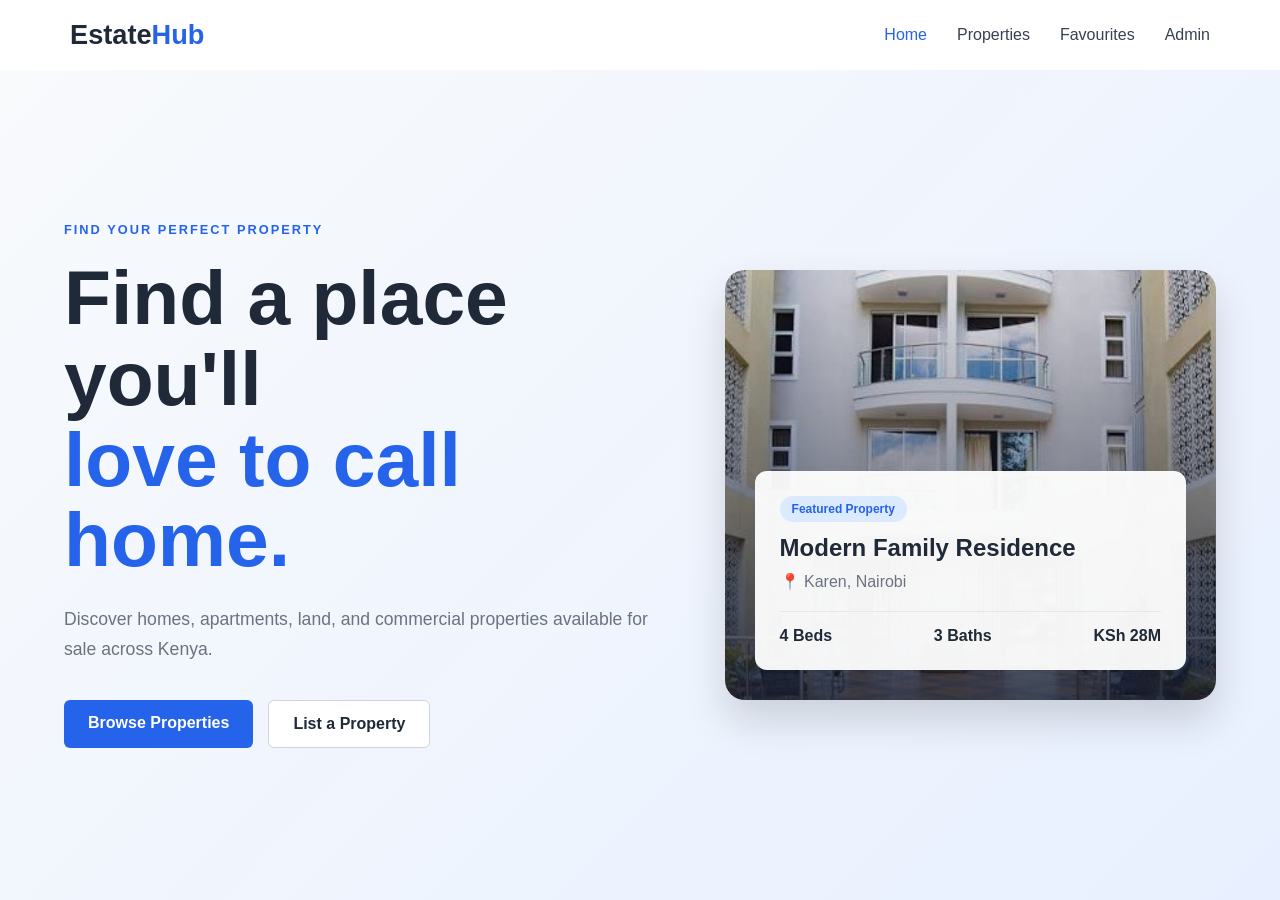
<file: index.html>
<!DOCTYPE html>
<html lang="en">
<head>
    <meta charset="UTF-8">
    <meta name="viewport" content="width=device-width, initial-scale=1.0">

    <title>EstateHub | Real Estate</title>

    <link rel="stylesheet" href="css/styles.css">
</head>

<body>

    <header class="navbar">
        <div class="nav-container">

            <a href="index.html" class="logo">
                Estate<span>Hub</span>
            </a>

            <button
                class="menu-toggle"
                aria-label="Toggle navigation"
                aria-expanded="false"
            >
                ☰
            </button>

            <nav class="nav-links">
                <a href="index.html" class="active">Home</a>
                <a href="properties.html">Properties</a>
                <a href="favourites.html">Favourites</a>
                <a href="admin.html">Admin</a>
            </nav>

        </div>
    </header>

<main>
    <section class="hero">
        <div class="hero-content">
            <p class="hero-tag">FIND YOUR PERFECT PROPERTY</p>

            <h1>
                Find a place you'll
                <span>love to call home.</span>
            </h1>

            <p class="hero-description">
                Discover homes, apartments, land, and commercial properties
                available for sale across Kenya.
            </p>

            <div class="hero-actions">
                <a href="properties.html" class="btn btn-primary">
                    Browse Properties
                </a>

                <a href="admin.html" class="btn btn-secondary">
                    List a Property
                </a>
            </div>
        </div>

        <div class="hero-visual">
            <div class="property-preview">
                <span class="preview-tag">Featured Property</span>

                <h2>Modern Family Residence</h2>

                <p>📍 Karen, Nairobi</p>

                <div class="preview-details">
                    <span>4 Beds</span>
                    <span>3 Baths</span>
                    <span>KSh 28M</span>
                </div>
            </div>
        </div>
    </section>
</main>

    <script src="js/app.js"></script>

</body>
</html>
</file>
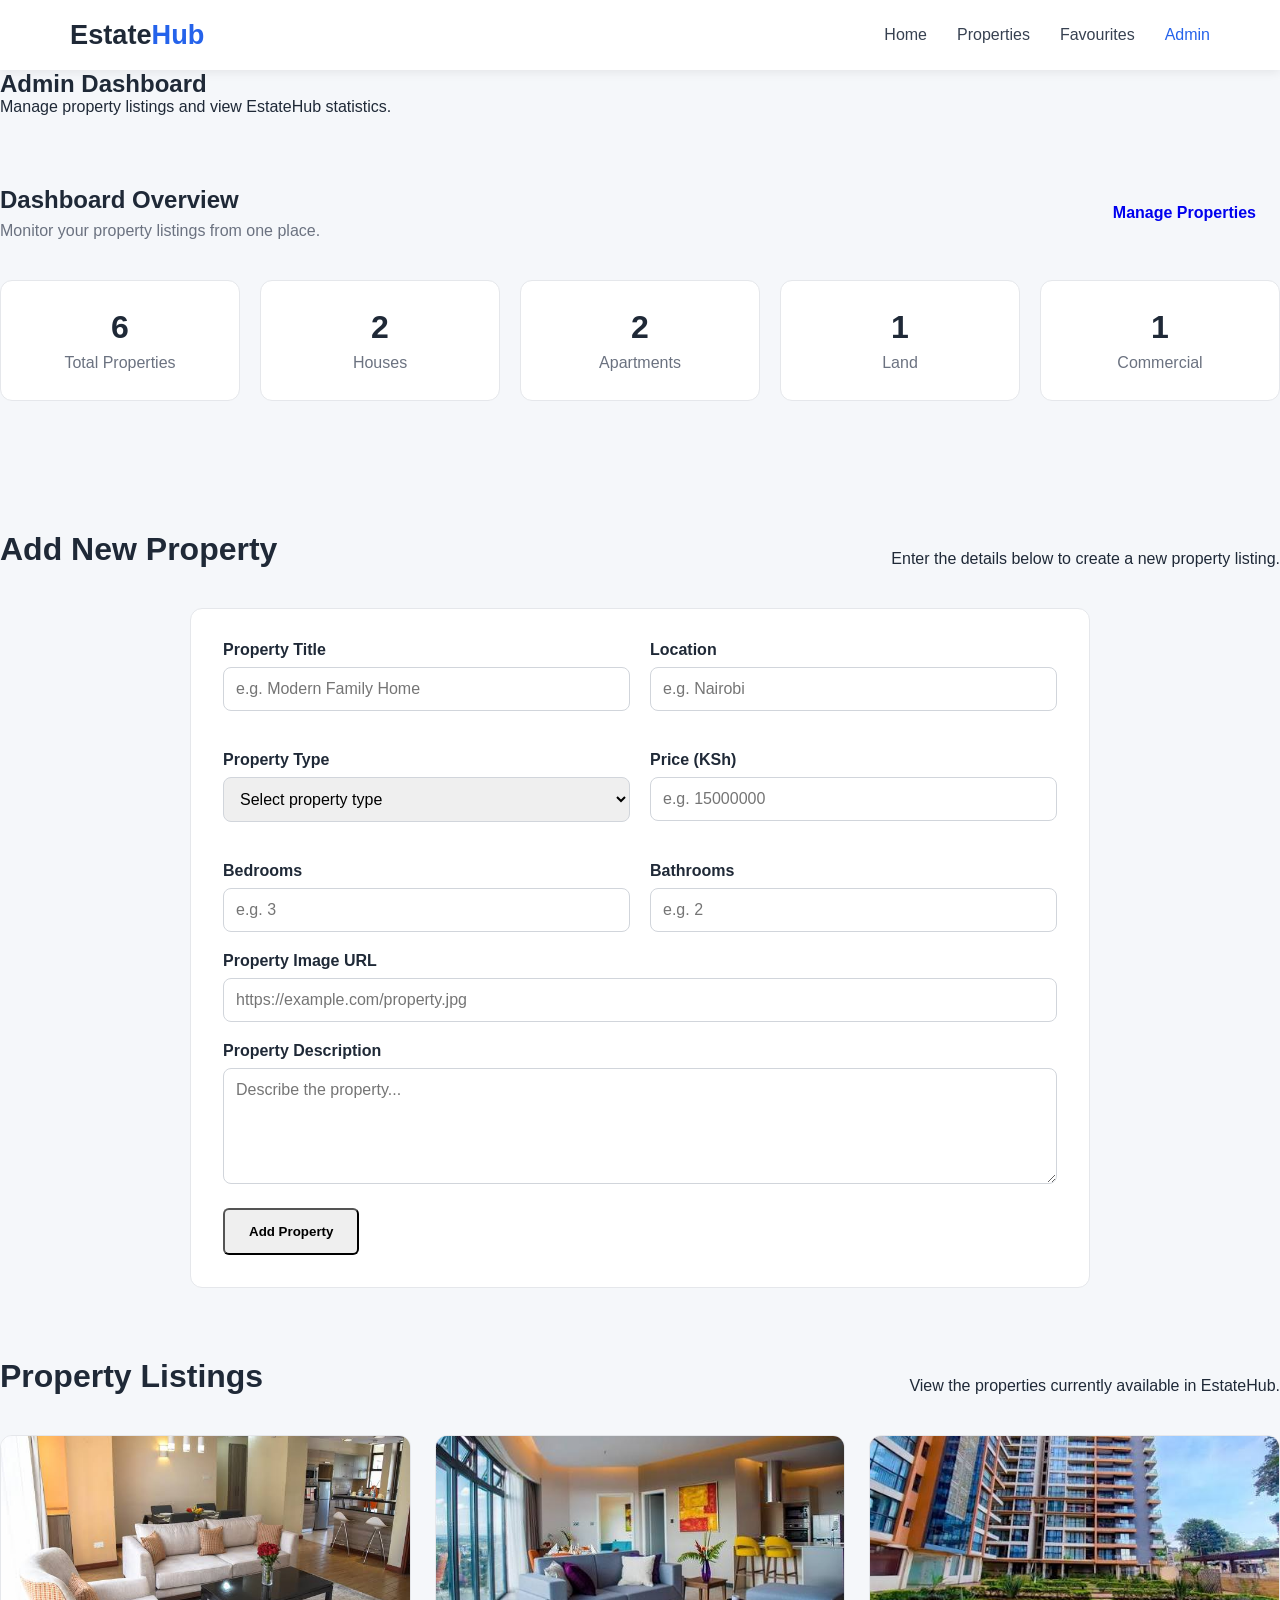
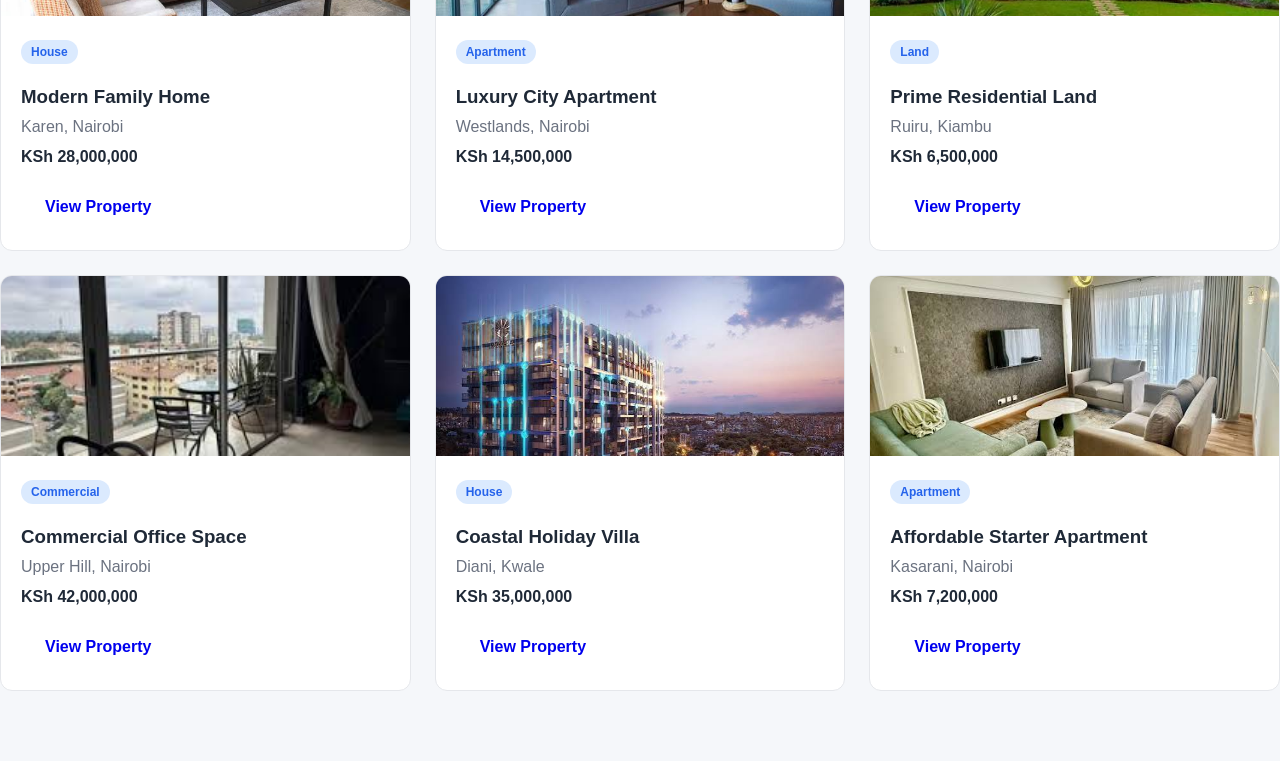
<file: admin.html>
<!DOCTYPE html>
<html lang="en">
<head>
    <meta charset="UTF-8">
    <meta name="viewport" content="width=device-width, initial-scale=1.0">

    <title>EstateHub | Real Estate</title>

    <link rel="stylesheet" href="css/styles.css">
</head>

<body>

    <header class="navbar">
        <div class="nav-container">

            <a href="index.html" class="logo">
                Estate<span>Hub</span>
            </a>

            <button
                class="menu-toggle"
                aria-label="Toggle navigation"
                aria-expanded="false"
            >
                ☰
            </button>

            <nav class="nav-links">
                <a href="index.html" >Home</a>
                <a href="properties.html">Properties</a>
                <a href="favourites.html">Favourites</a>
                <a href="admin.html" class="active">Admin</a>
            </nav>

        </div>
    </header>

<main>

        <section class="page-hero">
            <div class="container">
                <h1>Admin Dashboard</h1>
                <p>
                    Manage property listings and view EstateHub statistics.
                </p>
            </div>
        </section>

        <section class="admin-dashboard">
            <div class="container">

                <div class="dashboard-header">
                    <div>
                        <h2>Dashboard Overview</h2>
                        <p>
                            Monitor your property listings from one place.
                        </p>
                    </div>

                    <a
                        href="#property-management"
                        class="btn"
                    >
                        Manage Properties
                    </a>
                </div>

                <div class="stats-grid">

    <article class="stat-card">
        <h3 id="total-properties">0</h3>
        <p>Total Properties</p>
    </article>

    <article class="stat-card">
        <h3 id="total-houses">0</h3>
        <p>Houses</p>
    </article>

    <article class="stat-card">
        <h3 id="total-apartments">0</h3>
        <p>Apartments</p>
    </article>

    <article class="stat-card">
        <h3 id="total-land">0</h3>
        <p>Land</p>
    </article>

    <article class="stat-card">
        <h3 id="total-commercial">0</h3>
        <p>Commercial</p>
    </article>

</div>
                <section class="property-submission">
    <div class="container">

        <div class="section-heading">
            <h2>Add New Property</h2>
            <p>
                Enter the details below to create a new property listing.
            </p>
        </div>

        <form id="property-form" class="property-form">

            <div class="form-grid">

                <div class="form-group">
                    <label for="property-title">
                        Property Title
                    </label>

                    <input
                        type="text"
                        id="property-title"
                        name="title"
                        placeholder="e.g. Modern Family Home"
                        required
                    >
                </div>

                <div class="form-group">
                    <label for="property-location">
                        Location
                    </label>

                    <input
                        type="text"
                        id="property-location"
                        name="location"
                        placeholder="e.g. Nairobi"
                        required
                    >
                </div>

                <div class="form-group">
                    <label for="property-type-input">
                        Property Type
                    </label>

                    <select
                        id="property-type-input"
                        name="type"
                        required
                    >
                        <option value="">
                            Select property type
                        </option>

                        <option value="House">
                            House
                        </option>

                        <option value="Apartment">
                            Apartment
                        </option>

                        <option value="Land">
                            Land
                        </option>

                        <option value="Commercial">
                            Commercial
                        </option>
                    </select>
                </div>

                <div class="form-group">
                    <label for="property-price">
                        Price (KSh)
                    </label>

                    <input
                        type="number"
                        id="property-price"
                        name="price"
                        placeholder="e.g. 15000000"
                        min="1"
                        required
                    >
                </div>

                <div class="form-group">
                    <label for="property-bedrooms">
                        Bedrooms
                    </label>

                    <input
                        type="number"
                        id="property-bedrooms"
                        name="bedrooms"
                        placeholder="e.g. 3"
                        min="0"
                        required
                    >
                </div>

                <div class="form-group">
                    <label for="property-bathrooms">
                        Bathrooms
                    </label>

                    <input
                        type="number"
                        id="property-bathrooms"
                        name="bathrooms"
                        placeholder="e.g. 2"
                        min="0"
                        required
                    >
                </div>

            </div>

            <div class="form-group">
                <label for="property-image">
                    Property Image URL
                </label>

                <input
                    type="url"
                    id="property-image"
                    name="image"
                    placeholder="https://example.com/property.jpg"
                    required
                >
            </div>

            <div class="form-group">
                <label for="property-description">
                    Property Description
                </label>

                <textarea
                    id="property-description"
                    name="description"
                    rows="5"
                    placeholder="Describe the property..."
                    required
                ></textarea>
            </div>

            <button type="submit" class="btn">
                Add Property
            </button>

        </form>

    </div>
</section>
                <section
                    id="property-management"
                    class="admin-properties"
                >
                    <div class="section-heading">
                        <h2>Property Listings</h2>
                        <p>
                            View the properties currently available
                            in EstateHub.
                        </p>
                    </div>

                    <div
                        id="admin-properties-container"
                        class="admin-properties-grid"
                    >
                    </div>

                </section>

            </div>
        </section>

    </main>
    <script src="js/app.js"></script>
        <script src="js/properties.js"></script>
    <script src="js/admin.js"></script>

</body>
</html>
</file>
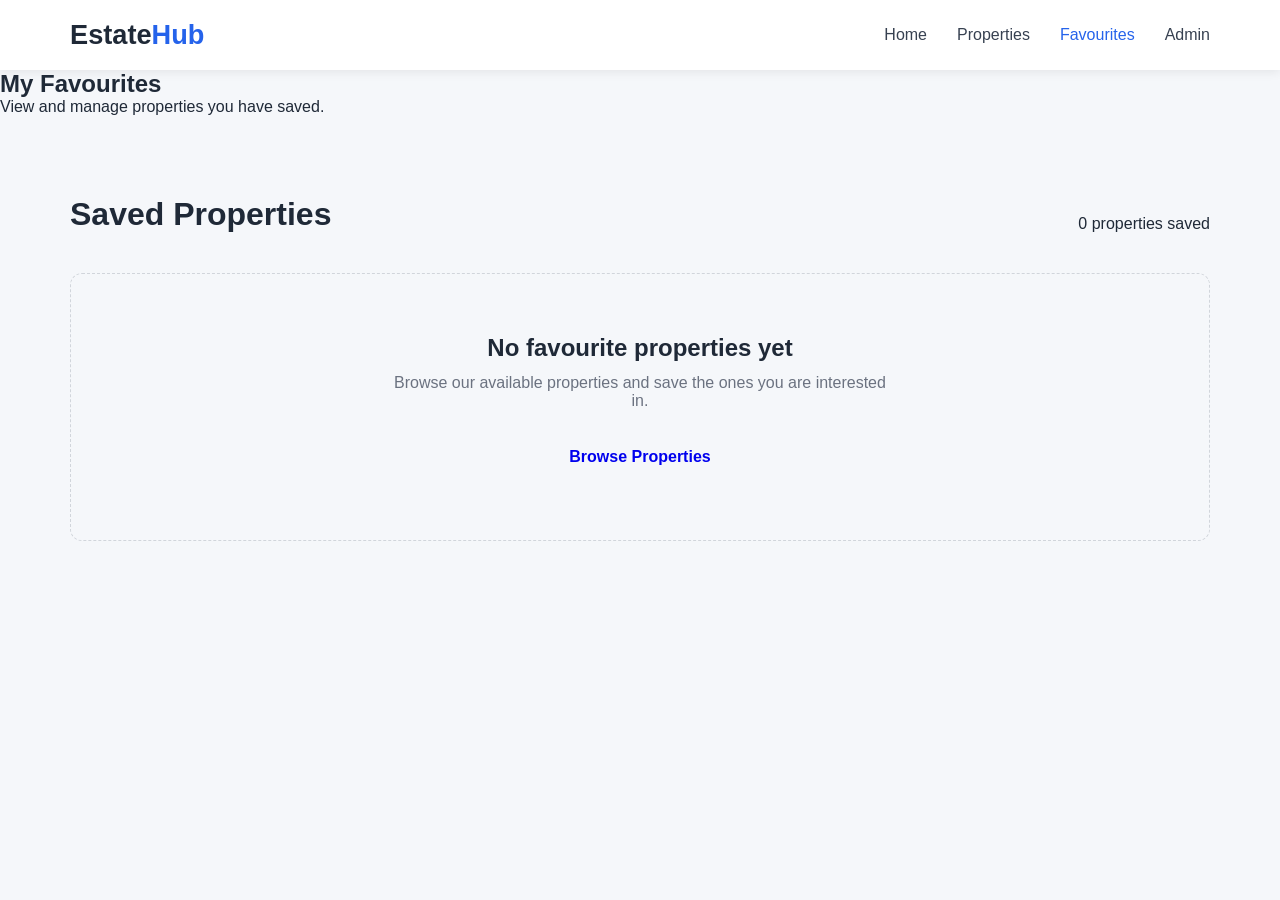
<file: favourites.html>
<!DOCTYPE html>
<html lang="en">
<head>
    <meta charset="UTF-8">
    <meta name="viewport" content="width=device-width, initial-scale=1.0">

    <title>Properties | EstateHub</title>

    <link rel="stylesheet" href="css/styles.css">
</head>

<body>

    <header class="navbar">
        <div class="nav-container">

            <a href="index.html" class="logo">
                Estate<span>Hub</span>
            </a>

            <button
                class="menu-toggle"
                aria-label="Toggle navigation"
                aria-expanded="false"
            >
                ☰
            </button>

            <nav class="nav-links">
                <a href="index.html">Home</a>
                <a href="properties.html" >Properties</a>
                <a href="favourites.html" class="active">Favourites</a>
                <a href="admin.html">Admin</a>
            </nav>

        </div>
    </header>
    <main>
    <section class="page-hero">
        <div class="container">
            <h1>My Favourites</h1>
            <p>View and manage properties you have saved.</p>
        </div>
    </section>

    <section class="properties-section">
        <div class="container">

            <div class="section-heading">
                <h2>Saved Properties</h2>
                <p id="favourites-count">0 properties saved</p>
            </div>

            <div
                id="favourites-container"
                class="properties-grid"
            ></div>

            <div
                id="empty-favourites"
                class="empty-state"
                hidden
            >
                <h2>No favourite properties yet</h2>

                <p>
                    Browse our available properties and save the ones
                    you are interested in.
                </p>

                <a href="properties.html" class="btn">
                    Browse Properties
                </a>
            </div>

        </div>
    </section>
</main>
    

    <script src="js/properties.js"></script>
    <script src="js/app.js"></script>
    <script src="js/properties.js"></script>
    <script src="js/favourites.js"></script>

</body>
</html>
</file>
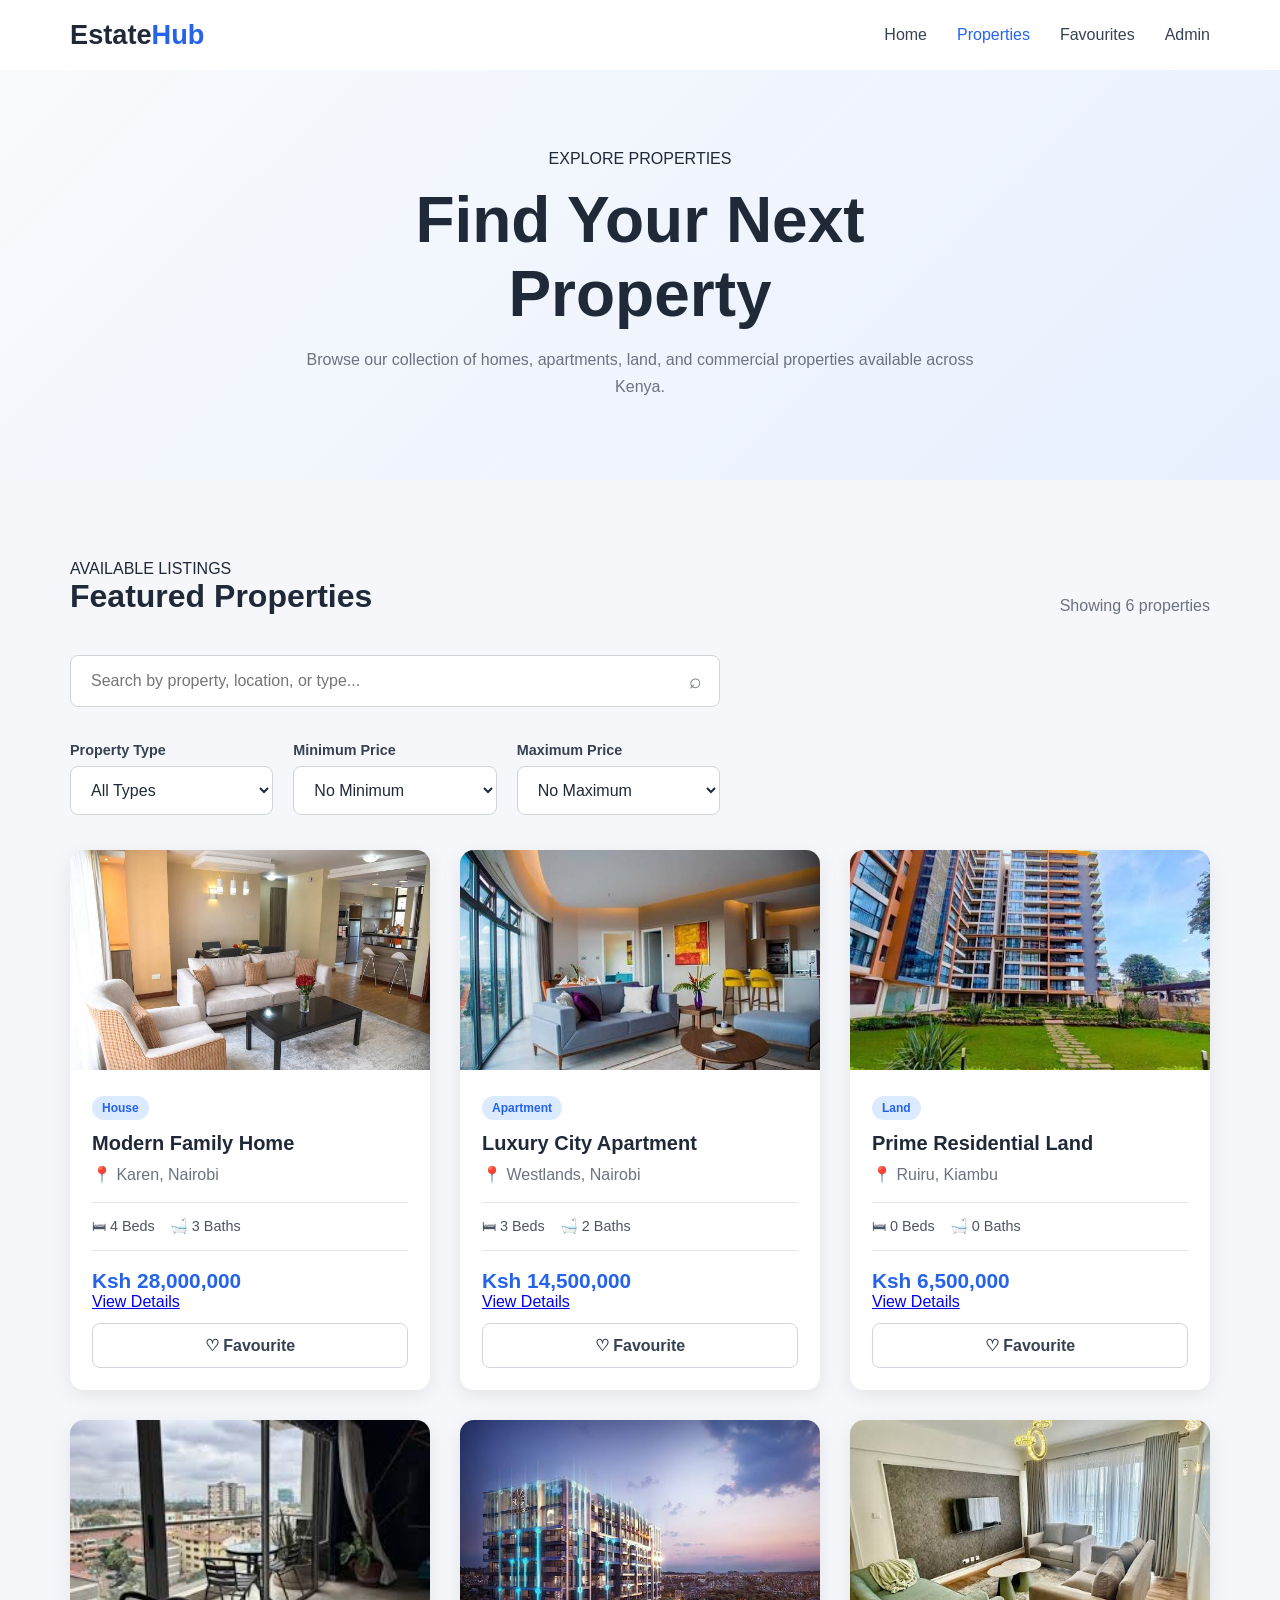
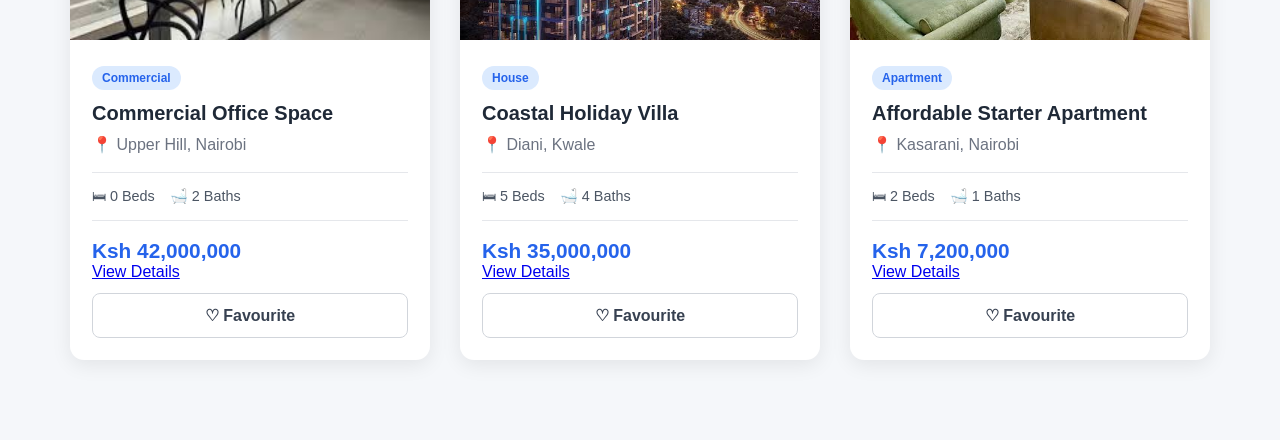
<file: properties.html>
<!DOCTYPE html>
<html lang="en">
<head>
    <meta charset="UTF-8">
    <meta name="viewport" content="width=device-width, initial-scale=1.0">

    <title>Properties | EstateHub</title>

    <link rel="stylesheet" href="css/styles.css">
</head>

<body>

    <header class="navbar">
        <div class="nav-container">

            <a href="index.html" class="logo">
                Estate<span>Hub</span>
            </a>

            <button
                class="menu-toggle"
                aria-label="Toggle navigation"
                aria-expanded="false"
            >
                ☰
            </button>

            <nav class="nav-links">
                <a href="index.html">Home</a>
                <a href="properties.html" class="active">Properties</a>
                <a href="favourites.html">Favourites</a>
                <a href="admin.html">Admin</a>
            </nav>

        </div>
    </header>

    <main>

        <section class="page-header">
            <div class="page-header-content">
                <p class="section-tag">EXPLORE PROPERTIES</p>

                <h1>Find Your Next Property</h1>

                <p>
                    Browse our collection of homes, apartments, land,
                    and commercial properties available across Kenya.
                </p>
            </div>
        </section>

        <section class="properties-section">

            <div class="section-heading">

                <div>
                    <p class="section-tag">AVAILABLE LISTINGS</p>
                    <h2>Featured Properties</h2>
                </div>

                <p class="property-count">
                    Showing <span id="property-count">0</span> properties
                </p>

            </div>
            <div class="property-search">
    <input
        type="search"
        id="property-search"
        placeholder="Search by property, location, or type..."
        aria-label="Search properties"
    >

    <span class="search-icon">⌕</span>
</div>
<div class="property-filters">

    <div class="filter-group">
        <label for="property-type">Property Type</label>

        <select id="property-type">
            <option value="">All Types</option>
            <option value="House">House</option>
            <option value="Apartment">Apartment</option>
            <option value="Land">Land</option>
            <option value="Commercial">Commercial</option>
        </select>
    </div>

    <div class="filter-group">
    <label for="min-price">Minimum Price</label>

    <select id="min-price">
        <option value="">No Minimum</option>
        <option value="5000000">KSh 5M+</option>
        <option value="10000000">KSh 10M+</option>
        <option value="20000000">KSh 20M+</option>
        <option value="30000000">KSh 30M+</option>
    </select>
</div>

<div class="filter-group">
    <label for="max-price">Maximum Price</label>

    <select id="max-price">
        <option value="">No Maximum</option>
        <option value="10000000">Up to KSh 10M</option>
        <option value="20000000">Up to KSh 20M</option>
        <option value="30000000">Up to KSh 30M</option>
        <option value="50000000">Up to KSh 50M</option>
    </select>
</div>

</div>
<p id="no-results" class="no-results" hidden>
    No properties found. Try a different search.
</p>
            <div id="properties-container" class="properties-grid">
                <!-- Property cards will be generated using JavaScript -->
            </div>

        </section>

    </main>

    <script src="js/properties.js"></script>
    <script src="js/app.js"></script>

</body>
</html>
</file>
<file: css/styles.css>
/* Reset */

* {
    margin: 0;
    padding: 0;
    box-sizing: border-box;
}

/* General styling */

body {
    font-family: Arial, Helvetica, sans-serif;
    background-color: #f5f7fa;
    color: #1f2937;
}

/* Navigation */

.navbar {
    background-color: #ffffff;
    box-shadow: 0 2px 10px rgba(0, 0, 0, 0.08);
}

.nav-container {
    max-width: 1200px;
    margin: auto;
    min-height: 70px;
    padding: 0 30px;

    display: flex;
    align-items: center;
    justify-content: space-between;

    position: relative;
}

/* Logo */

.logo {
    text-decoration: none;
    font-size: 1.7rem;
    font-weight: bold;
    color: #1f2937;
}

.logo span {
    color: #2563eb;
}

/* Navigation links */

.nav-links {
    display: flex;
    align-items: center;
    gap: 30px;
}

.nav-links a {
    text-decoration: none;
    color: #374151;
    font-weight: 500;
    transition: color 0.3s ease;
}

.nav-links a:hover,
.nav-links a.active {
    color: #2563eb;
}

/* Mobile menu button */

.menu-toggle {
    display: none;
    border: none;
    background: transparent;
    font-size: 2rem;
    cursor: pointer;
    color: #1f2937;
}

/* Temporary content */
/* Hero Section */

.hero {
    min-height: calc(100vh - 70px);
    padding: 80px 5%;

    display: grid;
    grid-template-columns: 1.1fr 0.9fr;
    align-items: center;
    gap: 60px;

    background: linear-gradient(
        135deg,
        #f8fafc,
        #e8f0ff
    );
}

.hero-content {
    max-width: 650px;
}

.hero-tag {
    margin-bottom: 20px;
    color: #2563eb;
    font-size: 0.8rem;
    font-weight: bold;
    letter-spacing: 2px;
}

.hero h1 {
    font-size: clamp(3rem, 6vw, 5.5rem);
    line-height: 1.05;
    margin-bottom: 25px;
    color: #1f2937;
}

.hero h1 span {
    display: block;
    color: #2563eb;
}

.hero-description {
    max-width: 600px;
    margin-bottom: 35px;
    font-size: 1.1rem;
    line-height: 1.7;
    color: #6b7280;
}

.hero-actions {
    display: flex;
    flex-wrap: wrap;
    gap: 15px;
}

.btn {
    display: inline-block;
    padding: 14px 24px;
    border-radius: 6px;

    text-decoration: none;
    font-weight: 600;

    transition: transform 0.2s ease,
                background-color 0.2s ease;
}

.btn:hover {
    transform: translateY(-2px);
}

.btn-primary {
    background-color: #2563eb;
    color: #ffffff;
}

.btn-primary:hover {
    background-color: #1d4ed8;
}

.btn-secondary {
    background-color: #ffffff;
    color: #1f2937;
    border: 1px solid #d1d5db;
}

/* Featured Property Preview */

.hero-visual {
    min-height: 430px;

    display: flex;
    align-items: flex-end;

    padding: 30px;

    border-radius: 20px;

    background:
        linear-gradient(
            to top,
            rgba(15, 23, 42, 0.8),
            rgba(15, 23, 42, 0.1)
        ),
        url("../assets/images/hero-property.jpeg")
        center/cover;

    box-shadow: 0 20px 40px rgba(0, 0, 0, 0.15);
}

.property-preview {
    width: 100%;
    padding: 25px;

    border-radius: 12px;

    background-color: rgba(255, 255, 255, 0.95);
}

.preview-tag {
    display: inline-block;

    margin-bottom: 12px;
    padding: 6px 12px;

    border-radius: 20px;

    background-color: #dbeafe;
    color: #2563eb;

    font-size: 0.75rem;
    font-weight: bold;
}

.property-preview h2 {
    margin-bottom: 10px;
}

.property-preview p {
    margin-bottom: 20px;
    color: #6b7280;
}

.preview-details {
    display: flex;
    justify-content: space-between;

    padding-top: 15px;

    border-top: 1px solid #e5e7eb;

    font-weight: 600;
}

/* Hero Responsive Design */

@media (max-width: 768px) {

    .hero {
        grid-template-columns: 1fr;
        padding: 60px 20px;
        gap: 40px;
    }

    .hero h1 {
        font-size: 3rem;
    }

    .hero-visual {
        min-height: 350px;
    }

    .preview-details {
        flex-wrap: wrap;
        gap: 10px;
    }
}


/* Mobile navigation */

@media (max-width: 768px) {

    .nav-container {
        padding: 0 20px;
    }

    .menu-toggle {
        display: block;
    }

    .nav-links {
        display: none;

        position: absolute;
        top: 70px;
        left: 0;
        right: 0;

        flex-direction: column;
        align-items: flex-start;

        gap: 0;

        background-color: #ffffff;

        box-shadow: 0 5px 10px rgba(0, 0, 0, 0.08);
    }

    .nav-links.active {
        display: flex;
    }

    .nav-links a {
        width: 100%;
        padding: 18px 20px;
        border-top: 1px solid #eeeeee;
    }

    .nav-links a:hover {
        background-color: #f5f7fa;
    }

}
/* Properties Page */

.page-header {
    padding: 80px 5%;
    text-align: center;
    background: linear-gradient(135deg, #f8fafc, #e8f0ff);
}

.page-header-content {
    max-width: 700px;
    margin: 0 auto;
}

.page-header h1 {
    margin: 15px 0;
    font-size: clamp(2.5rem, 5vw, 4rem);
    color: #1f2937;
}

.page-header p:not(.section-tag) {
    color: #6b7280;
    line-height: 1.7;
}

.properties-section {
    max-width: 1200px;
    margin: 0 auto;
    padding: 80px 30px;
}

.section-heading {
    display: flex;
    justify-content: space-between;
    align-items: end;
    gap: 20px;
    margin-bottom: 40px;
}

.section-heading h2 {
    font-size: 2rem;
    color: #1f2937;
}

.property-count {
    color: #6b7280;
}

/* Property Grid */

.properties-grid {
    display: grid;
    grid-template-columns: repeat(3, 1fr);
    gap: 30px;
}

/* Property Card */

.property-card {
    overflow: hidden;
    background-color: #ffffff;
    border-radius: 14px;
    box-shadow: 0 5px 20px rgba(0, 0, 0, 0.08);
    transition: transform 0.25s ease,
                box-shadow 0.25s ease;
}

.property-card:hover {
    transform: translateY(-6px);
    box-shadow: 0 12px 30px rgba(0, 0, 0, 0.12);
}

.property-image {
    width: 100%;
    height: 220px;
    object-fit: cover;
}

.property-content {
    padding: 22px;
}

.property-type {
    display: inline-block;
    margin-bottom: 12px;
    padding: 5px 10px;
    border-radius: 20px;
    background-color: #dbeafe;
    color: #2563eb;
    font-size: 0.75rem;
    font-weight: bold;
}

.property-content h3 {
    margin-bottom: 10px;
    font-size: 1.25rem;
    color: #1f2937;
}

.property-location {
    margin-bottom: 18px;
    color: #6b7280;
}

.property-details {
    display: flex;
    gap: 15px;
    padding: 15px 0;
    border-top: 1px solid #e5e7eb;
    border-bottom: 1px solid #e5e7eb;
    color: #4b5563;
    font-size: 0.9rem;
}

.property-price {
    margin-top: 18px;
    font-size: 1.3rem;
    font-weight: bold;
    color: #2563eb;
}

/* Responsive Catalogue */

@media (max-width: 900px) {
    .properties-grid {
        grid-template-columns: repeat(2, 1fr);
    }
}

@media (max-width: 600px) {

    .properties-section {
        padding: 60px 20px;
    }

    .section-heading {
        flex-direction: column;
        align-items: flex-start;
    }

    .properties-grid {
        grid-template-columns: 1fr;
    }

    .page-header {
        padding: 60px 20px;
    }
}
/* Property Details Page */

.property-details-page {
    max-width: 1200px;
    margin: 0 auto;
    padding: 50px 30px 80px;
}

.back-link {
    display: inline-block;
    margin-bottom: 30px;
    color: #2563eb;
    text-decoration: none;
    font-weight: 600;
}

.property-details-layout {
    display: grid;
    grid-template-columns: 1fr 1fr;
    gap: 60px;
    align-items: start;
}

.property-details-image img {
    width: 100%;
    height: 500px;
    object-fit: cover;
    border-radius: 16px;
}

.property-details-info h1 {
    margin: 15px 0 10px;
    font-size: clamp(2rem, 4vw, 3rem);
}

.details-price {
    margin: 25px 0;
    color: #2563eb;
    font-size: 2rem;
    font-weight: bold;
}

.details-features {
    display: grid;
    grid-template-columns: repeat(3, 1fr);
    margin-bottom: 35px;
    padding: 20px 0;
    border-top: 1px solid #e5e7eb;
    border-bottom: 1px solid #e5e7eb;
}

.details-features div {
    display: flex;
    flex-direction: column;
    gap: 5px;
}

.details-features strong {
    font-size: 1.2rem;
}

.details-features span {
    color: #6b7280;
    font-size: 0.9rem;
}

.property-description {
    margin-bottom: 30px;
}

.property-description h2 {
    margin-bottom: 15px;
}

.property-description p {
    color: #6b7280;
    line-height: 1.8;
}

.property-not-found {
    padding: 80px 20px;
    text-align: center;
}

.property-not-found h2 {
    margin-bottom: 15px;
}

.property-not-found p {
    margin-bottom: 25px;
    color: #6b7280;
}

/* Responsive Property Details */

@media (max-width: 768px) {

    .property-details-page {
        padding: 35px 20px 60px;
    }

    .property-details-layout {
        grid-template-columns: 1fr;
        gap: 35px;
    }

    .property-details-image img {
        height: 350px;
    }

    .details-features {
        grid-template-columns: 1fr;
        gap: 20px;
    }
}
/* Responsive Improvements */

@media (max-width: 1024px) {

    .hero {
        grid-template-columns: 1fr;
        padding: 70px 5%;
        gap: 45px;
    }

    .hero-content {
        max-width: 100%;
    }

    .hero-visual {
        min-height: 400px;
    }

    .properties-grid {
        grid-template-columns: repeat(2, 1fr);
    }

    .property-details-layout {
        grid-template-columns: 1fr;
        gap: 40px;
    }

    .property-details-image img {
        height: 450px;
    }
}


@media (max-width: 768px) {

    body {
        overflow-x: hidden;
    }

    .navbar {
        min-height: 70px;
    }

    .nav-container {
        position: relative;
    }

    .hero {
        min-height: auto;
        padding: 60px 20px;
    }

    .hero h1 {
        font-size: clamp(2.5rem, 10vw, 4rem);
    }

    .hero-description {
        font-size: 1rem;
    }

    .hero-actions {
        flex-direction: column;
    }

    .hero-actions .btn {
        width: 100%;
        text-align: center;
    }

    .hero-visual {
        min-height: 320px;
        padding: 20px;
    }

    .property-preview {
        padding: 20px;
    }

    .preview-details {
        gap: 12px;
        justify-content: flex-start;
    }

    .page-header {
        padding: 60px 20px;
    }

    .properties-section {
        padding: 60px 20px;
    }

    .properties-grid {
        grid-template-columns: 1fr;
        gap: 20px;
    }

    .property-card {
        width: 100%;
    }

    .property-image {
        height: 240px;
    }

    .property-details-page {
        padding: 35px 20px 60px;
    }

    .property-details-image img {
        height: 320px;
    }

    .details-price {
        font-size: 1.7rem;
    }

    .details-features {
        grid-template-columns: 1fr;
        gap: 15px;
    }
}


@media (max-width: 480px) {

    .logo {
        font-size: 1.3rem;
    }

    .hero {
        padding: 45px 18px;
    }

    .hero h1 {
        font-size: 2.3rem;
    }

    .hero-tag,
    .section-tag {
        font-size: 0.7rem;
        letter-spacing: 1.5px;
    }

    .hero-actions {
        gap: 12px;
    }

    .btn {
        padding: 13px 18px;
    }

    .hero-visual {
        min-height: 280px;
        border-radius: 14px;
    }

    .property-preview h2 {
        font-size: 1.2rem;
    }

    .preview-details {
        flex-direction: column;
        align-items: flex-start;
    }

    .page-header h1 {
        font-size: 2.3rem;
    }

    .section-heading h2 {
        font-size: 1.6rem;
    }

    .property-content {
        padding: 18px;
    }

    .property-details-image img {
        height: 260px;
    }

    .property-details-info h1 {
        font-size: 2rem;
    }
}
/* Property Search */

.property-search {
    position: relative;
    max-width: 650px;
    margin-bottom: 35px;
}

.property-search input {
    width: 100%;
    padding: 16px 50px 16px 20px;

    border: 1px solid #d1d5db;
    border-radius: 8px;

    outline: none;

    font-size: 1rem;
    font-family: inherit;

    transition: border-color 0.2s ease,
                box-shadow 0.2s ease;
}

.property-search input:focus {
    border-color: #2563eb;

    box-shadow: 0 0 0 3px rgba(37, 99, 235, 0.12);
}

.search-icon {
    position: absolute;
    top: 50%;
    right: 18px;

    transform: translateY(-50%);

    color: #6b7280;
    font-size: 1.3rem;

    pointer-events: none;
}

.no-results {
    padding: 50px 20px;
    text-align: center;

    color: #6b7280;
    font-size: 1.1rem;
}

/* Property Filters */

.property-filters {
    display: grid;
    grid-template-columns: repeat(3, minmax(0, 1fr));    gap: 20px;

    max-width: 650px;
    margin-bottom: 35px;
}

.filter-group {
    display: flex;
    flex-direction: column;
    gap: 8px;
}

.filter-group label {
    font-size: 0.9rem;
    font-weight: 600;
    color: #374151;
}

.filter-group select {
    width: 100%;
    padding: 14px 16px;

    border: 1px solid #d1d5db;
    border-radius: 8px;

    background-color: #ffffff;
    color: #1f2937;

    font-family: inherit;
    font-size: 1rem;

    outline: none;
}

.filter-group select:focus {
    border-color: #2563eb;
    box-shadow: 0 0 0 3px rgba(37, 99, 235, 0.12);
}

@media (max-width: 600px) {
    .property-filters {
        grid-template-columns: 1fr;
    }
}
@media (max-width: 900px) {
    .property-filters {
        grid-template-columns: repeat(2, minmax(0, 1fr));
    }
}
/* Favourite Properties */

.favourite-btn {
    width: 100%;
    margin-top: 12px;
    padding: 12px 16px;

    border: 1px solid #d1d5db;
    border-radius: 8px;

    background: #ffffff;
    color: #374151;

    font: inherit;
    font-weight: 600;

    cursor: pointer;

    transition:
        background-color 0.2s ease,
        border-color 0.2s ease,
        color 0.2s ease,
        transform 0.2s ease;
}

.favourite-btn:hover {
    border-color: #ef4444;
    color: #ef4444;
    transform: translateY(-1px);
}

.favourite-btn.is-favourite {
    background-color: #ef4444;
    border-color: #ef4444;
    color: #ffffff;
}
/* Favourites Page */

.empty-state {
    text-align: center;
    padding: 60px 20px;
    border: 1px dashed #d1d5db;
    border-radius: 12px;
}

.empty-state h2 {
    margin-bottom: 12px;
}

.empty-state p {
    max-width: 500px;
    margin: 0 auto 24px;
    color: #6b7280;
}
/* Admin Dashboard */

.admin-dashboard {
    padding: 70px 0;
}

.dashboard-header {
    display: flex;
    justify-content: space-between;
    align-items: center;
    gap: 24px;
    margin-bottom: 40px;
}

.dashboard-header p {
    margin-top: 8px;
    color: #6b7280;
}

.stats-grid {
    display: grid;
    grid-template-columns: repeat(5, 1fr);
    gap: 20px;
    margin-bottom: 60px;
}

.stat-card {
    padding: 28px 20px;
    border: 1px solid #e5e7eb;
    border-radius: 12px;
    background: #ffffff;
    text-align: center;
}

.stat-card h3 {
    margin-bottom: 8px;
    font-size: 2rem;
}

.stat-card p {
    color: #6b7280;
}

.admin-properties-grid {
    display: grid;
    grid-template-columns: repeat(3, 1fr);
    gap: 24px;
}

.admin-property-card {
    overflow: hidden;
    border: 1px solid #e5e7eb;
    border-radius: 12px;
    background: #ffffff;
}

.admin-property-card img {
    width: 100%;
    height: 180px;
    object-fit: cover;
}

.admin-property-content {
    padding: 20px;
}

.admin-property-content h3 {
    margin: 10px 0;
}

.admin-property-content p {
    margin-bottom: 12px;
    color: #6b7280;
}

.admin-property-content strong {
    display: block;
    margin-bottom: 18px;
}
/* Property Submission Form */

.property-submission {
    padding: 70px 0;
}

.property-form {
    max-width: 900px;
    margin: 0 auto;
    padding: 32px;

    border: 1px solid #e5e7eb;
    border-radius: 12px;
    background: #ffffff;
}

.form-grid {
    display: grid;
    grid-template-columns: repeat(2, 1fr);
    gap: 20px;
}

.form-group {
    margin-bottom: 20px;
}

.form-group label {
    display: block;
    margin-bottom: 8px;
    font-weight: 600;
}

.form-group input,
.form-group select,
.form-group textarea {
    width: 100%;
    padding: 12px;

    border: 1px solid #d1d5db;
    border-radius: 8px;

    font: inherit;
}

.form-group textarea {
    resize: vertical;
}

.form-group input:focus,
.form-group select:focus,
.form-group textarea:focus {
    outline: none;
    border-color: #2563eb;
}

@media (max-width: 600px) {
    .property-form {
        padding: 20px;
    }

    .form-grid {
        grid-template-columns: 1fr;
    }
}
.admin-property-actions {
    display: flex;
    gap: 10px;
    align-items: center;
}

.delete-property-btn {
    padding: 10px 16px;
    border: none;
    border-radius: 6px;
    cursor: pointer;
    font: inherit;
}

@media (max-width: 600px) {
    .admin-property-actions {
        flex-direction: column;
        align-items: stretch;
    }

    .admin-property-actions .btn,
    .delete-property-btn {
        width: 100%;
        text-align: center;
    }
}
</file>
